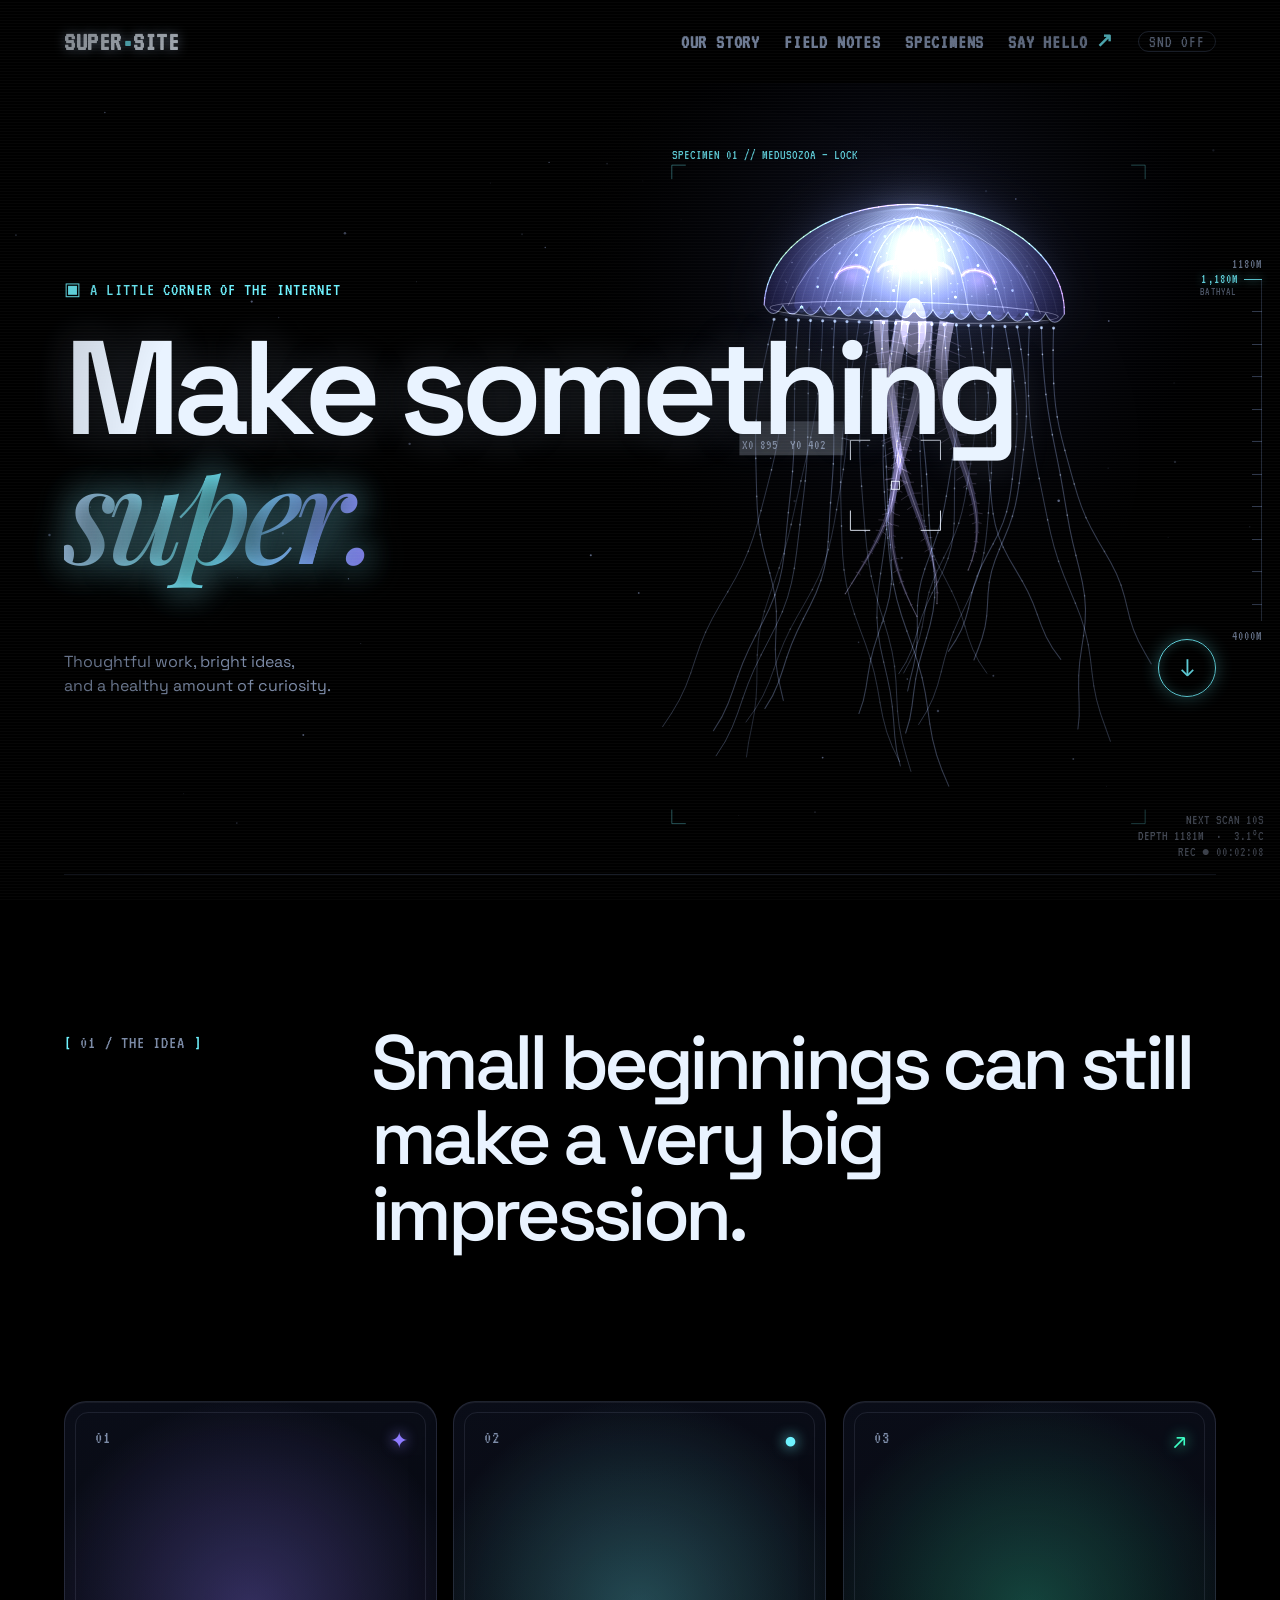
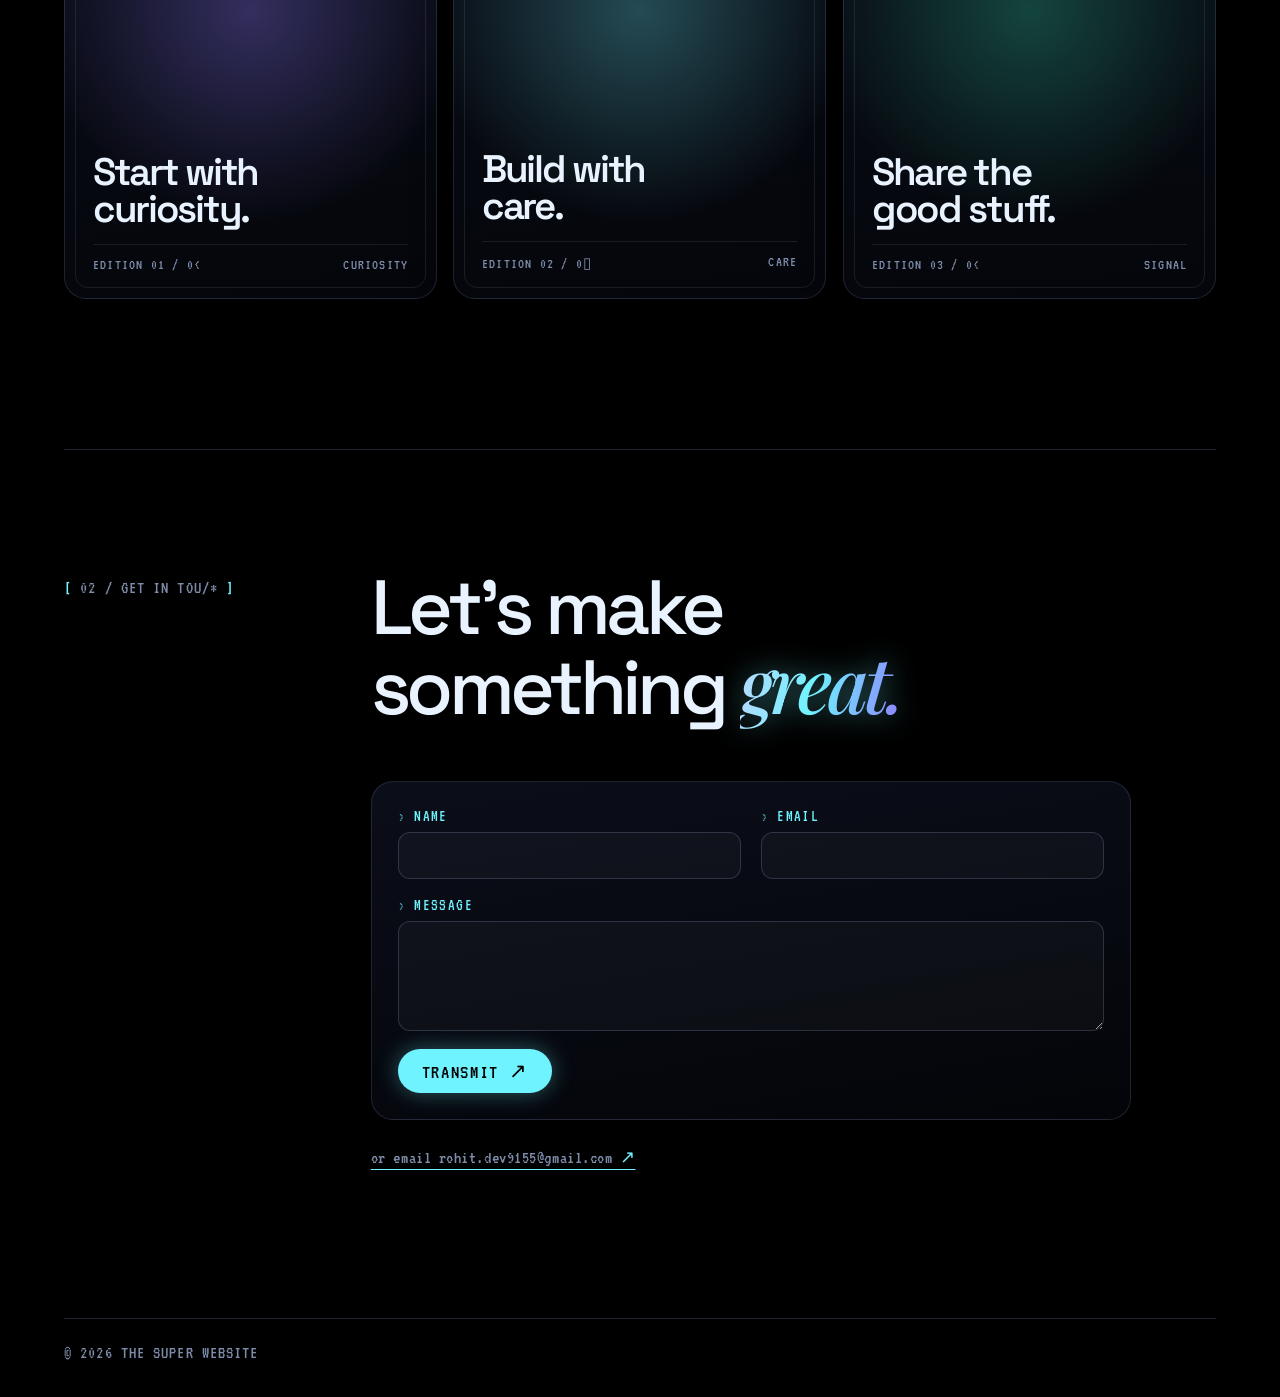
<file: index.html>
<!doctype html>
<html lang="en">
  <head>
    <meta charset="UTF-8" />
    <meta name="viewport" content="width=device-width, initial-scale=1.0" />
    <title>The Super Website</title>
    <meta name="description" content="The Super Website — big ideas, made simple." />
    <meta name="theme-color" content="#000000" />
    <link rel="icon" href="favicon.svg" type="image/svg+xml" />
    <link rel="apple-touch-icon" href="apple-touch-icon.png" />
    <meta property="og:type" content="website" />
    <meta property="og:site_name" content="The Super Website" />
    <meta property="og:title" content="Make something super." />
    <meta property="og:description" content="The Super Website — big ideas, made simple." />
    <meta property="og:url" content="https://rohitdevdesigns.github.io/the-super-website/" />
    <meta property="og:image" content="https://rohitdevdesigns.github.io/the-super-website/og.png" />
    <meta property="og:image:width" content="1200" />
    <meta property="og:image:height" content="630" />
    <meta property="og:image:alt" content="A glowing deep-sea jellyfish under a scanning HUD, beside the words Make something super." />
    <meta name="twitter:card" content="summary_large_image" />
    <link rel="stylesheet" href="styles.css?v=19" />
    <script src="sound.js?v=1" defer></script>
    <script src="dive.js?v=1" defer></script>
    <script src="reveal.js?v=1" defer></script>
    <script src="scan.js?v=17" defer></script>
    <script src="holo.js?v=6" defer></script>
    <script src="contact.js?v=1" defer></script>
  </head>
  <body>
    <div class="boot" id="boot" aria-hidden="true">
      <div class="boot-inner">
        <p class="boot-title">Initializing scan</p>
        <ol class="boot-log"></ol>
        <div class="boot-bar"><span></span></div>
      </div>
    </div>
    <script src="boot.js?v=1"></script>
    <main>
      <nav class="nav" aria-label="Main navigation">
        <a class="brand" href="#top">super<span>•</span>site</a>
        <div class="nav-links">
          <a class="nav-link" href="story.html">Our story</a>
          <a class="nav-link" href="notes.html">Field notes</a>
          <a class="nav-link" href="specimens.html">Specimens</a>
          <a class="nav-link" href="#hello">Say hello <span aria-hidden="true">↗</span></a>
          <button class="snd-toggle" type="button" aria-pressed="false" title="Sound effects">SND <span>OFF</span></button>
        </div>
      </nav>

      <section class="hero" id="top">
        <canvas class="scan" data-specimens="medusa,squid,ctenophore,angler" aria-hidden="true"></canvas>
        <p class="eyebrow">A little corner of the internet</p>
        <h1>Make something<br /><em>super.</em></h1>
        <div class="hero-bottom">
          <p>Thoughtful work, bright ideas,<br />and a healthy amount of curiosity.</p>
          <a class="round-link" href="#hello" aria-label="Jump to contact section">↓</a>
        </div>
      </section>

      <section class="statement">
        <p class="section-label">01 / The idea</p>
        <h2>Small beginnings can still make a very big impression.</h2>
      </section>

      <section class="cards" aria-label="Highlights">
        <article class="card coral" data-holo="compass">
          <p>01</p>
          <h3>Start with<br />curiosity.</h3>
          <div class="card-meta"><span>Edition 01 / 03</span><span>Curiosity</span></div>
          <span>✦</span>
        </article>
        <article class="card blue" data-holo="rosette">
          <p>02</p>
          <h3>Build with<br />care.</h3>
          <div class="card-meta"><span>Edition 02 / 03</span><span>Care</span></div>
          <span>●</span>
        </article>
        <article class="card yellow" data-holo="arrow">
          <p>03</p>
          <h3>Share the<br />good stuff.</h3>
          <div class="card-meta"><span>Edition 03 / 03</span><span>Signal</span></div>
          <span>↗</span>
        </article>
      </section>

      <section class="hello" id="hello">
        <p class="section-label">02 / Get in touch</p>
        <div class="hello-body">
          <h2>Let’s make<br />something <em>great.</em></h2>
          <form class="contact-form" data-endpoint="" data-mailto="rohit.dev9155@gmail.com" novalidate>
            <div class="field">
              <label for="cf-name">Name</label>
              <input id="cf-name" name="name" autocomplete="name" required />
            </div>
            <div class="field">
              <label for="cf-email">Email</label>
              <input id="cf-email" name="email" type="email" autocomplete="email" required />
            </div>
            <div class="field field-wide">
              <label for="cf-msg">Message</label>
              <textarea id="cf-msg" name="message" rows="4" required></textarea>
            </div>
            <div class="form-foot">
              <button type="submit">Transmit <span aria-hidden="true">↗</span></button>
              <p class="form-status" role="status" aria-live="polite"></p>
            </div>
          </form>
          <a class="email" href="mailto:rohit.dev9155@gmail.com">or email rohit.dev9155@gmail.com <span>↗</span></a>
        </div>
      </section>
    </main>
    <footer>© 2026 The Super Website</footer>
  </body>
</html>
</file>
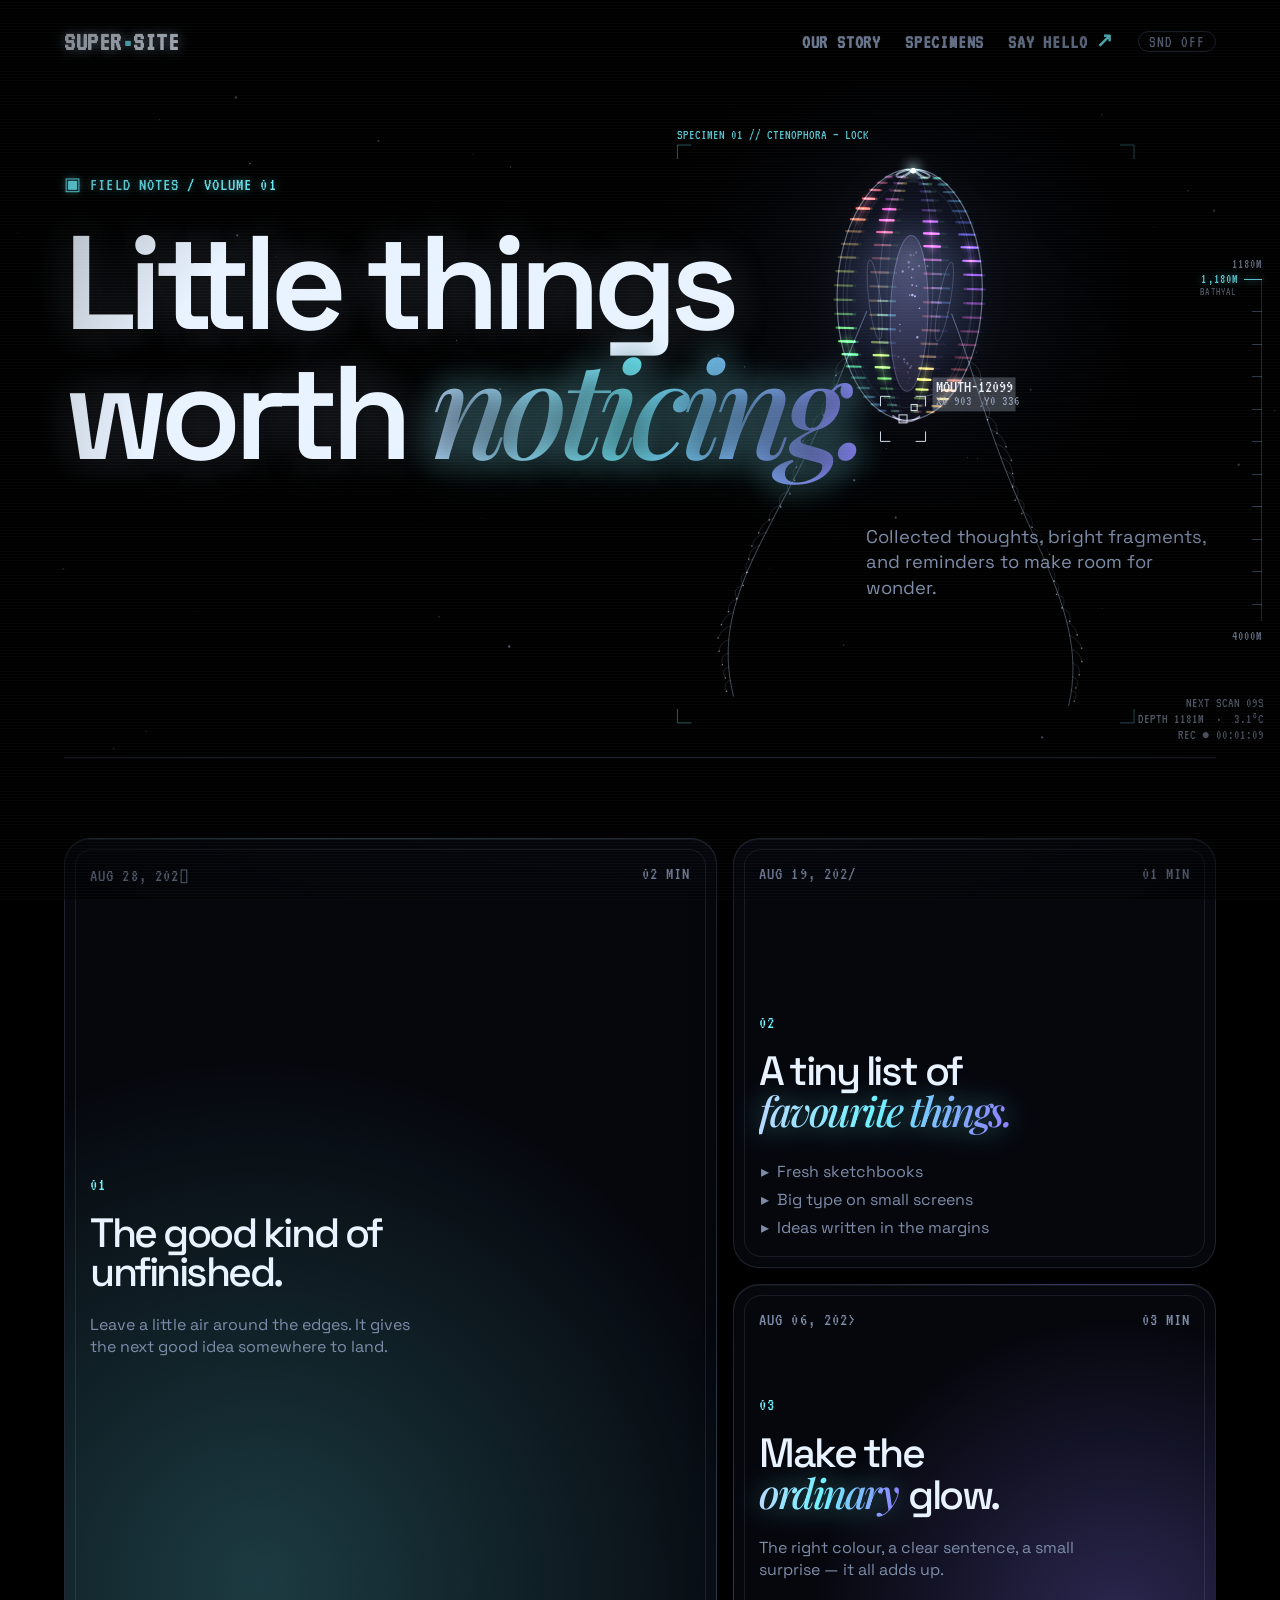
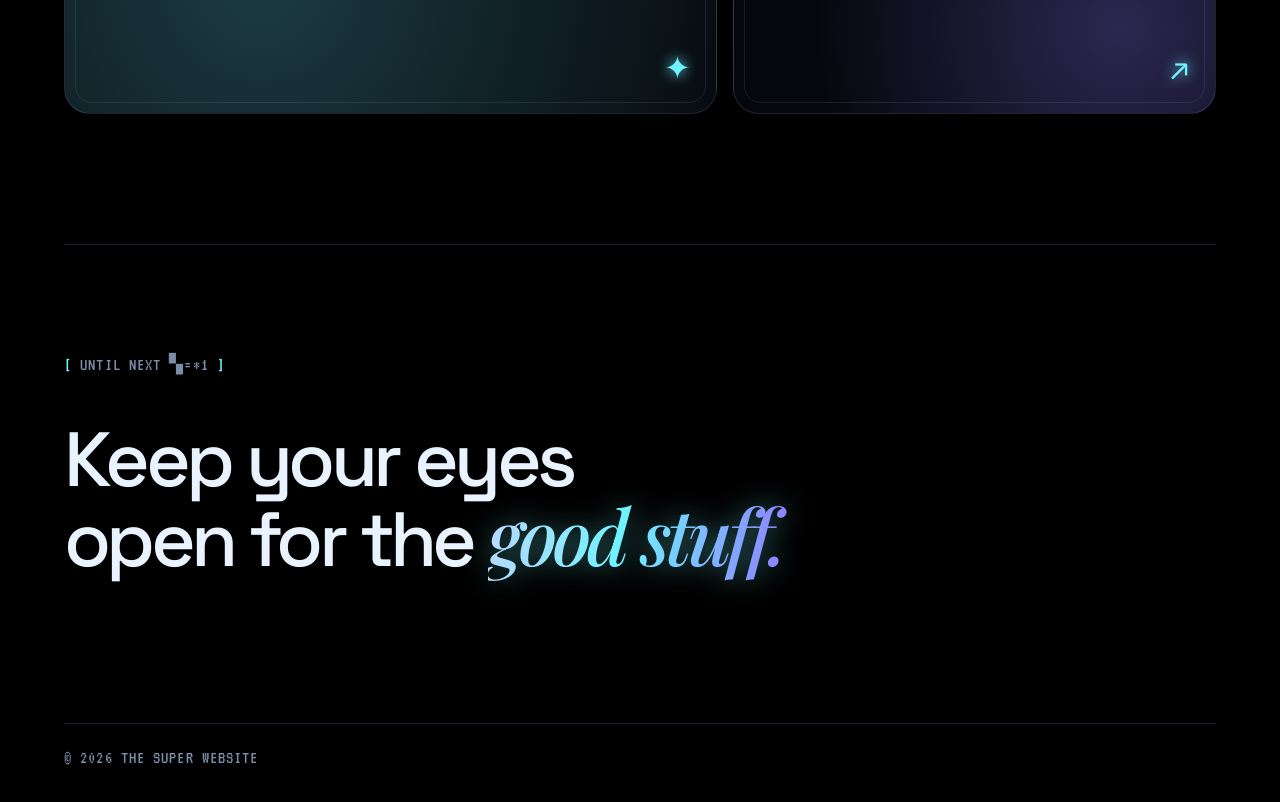
<file: notes.html>
<!doctype html>
<html lang="en">
  <head>
    <meta charset="UTF-8" />
    <meta name="viewport" content="width=device-width, initial-scale=1.0" />
    <title>Field Notes — The Super Website</title>
    <meta name="description" content="Tiny observations from The Super Website." />
    <meta name="theme-color" content="#000000" />
    <link rel="icon" href="favicon.svg" type="image/svg+xml" />
    <link rel="apple-touch-icon" href="apple-touch-icon.png" />
    <meta property="og:type" content="website" />
    <meta property="og:site_name" content="The Super Website" />
    <meta property="og:title" content="Field notes — The Super Website" />
    <meta property="og:description" content="Tiny observations from The Super Website." />
    <meta property="og:url" content="https://rohitdevdesigns.github.io/the-super-website/notes.html" />
    <meta property="og:image" content="https://rohitdevdesigns.github.io/the-super-website/og.png" />
    <meta property="og:image:width" content="1200" />
    <meta property="og:image:height" content="630" />
    <meta property="og:image:alt" content="A glowing deep-sea jellyfish under a scanning HUD, beside the words Make something super." />
    <meta name="twitter:card" content="summary_large_image" />
    <link rel="stylesheet" href="styles.css?v=19" />
    <script src="sound.js?v=1" defer></script>
    <script src="dive.js?v=1" defer></script>
    <script src="reveal.js?v=1" defer></script>
    <script src="scan.js?v=17" defer></script>
    <script src="holo.js?v=6" defer></script>
  </head>
  <body>
    <div class="boot" id="boot" aria-hidden="true">
      <div class="boot-inner">
        <p class="boot-title">Initializing scan</p>
        <ol class="boot-log"></ol>
        <div class="boot-bar"><span></span></div>
      </div>
    </div>
    <script src="boot.js?v=1"></script>
    <main>
      <nav class="nav" aria-label="Main navigation">
        <a class="brand" href="index.html">super<span>•</span>site</a>
        <div class="nav-links">
          <a class="nav-link" href="story.html">Our story</a>
          <a class="nav-link" href="specimens.html">Specimens</a>
          <a class="nav-link" href="index.html#hello">Say hello <span aria-hidden="true">↗</span></a>
          <button class="snd-toggle" type="button" aria-pressed="false" title="Sound effects">SND <span>OFF</span></button>
        </div>
      </nav>

      <section class="notes-hero">
        <canvas class="scan" data-specimens="ctenophore,medusa,angler,squid" aria-hidden="true"></canvas>
        <p class="eyebrow">Field notes / volume 01</p>
        <h1>Little things<br />worth <em>noticing.</em></h1>
        <p>Collected thoughts, bright fragments, and reminders to make room for wonder.</p>
      </section>

      <section class="note-grid" aria-label="Field notes">
        <article class="note featured-note" data-holo="compass" data-holo-center="0.62,0.36">
          <div class="note-meta"><span>Aug 28, 2026</span><span>02 min</span></div>
          <p class="note-number">01</p>
          <h2>The good kind of<br />unfinished.</h2>
          <p class="note-copy">Leave a little air around the edges. It gives the next good idea somewhere to land.</p>
          <span class="note-mark">✦</span>
        </article>
        <article class="note" data-holo data-holo-center="0.85,0.8">
          <div class="note-meta"><span>Aug 19, 2026</span><span>01 min</span></div>
          <p class="note-number">02</p>
          <h2>A tiny list of<br /><em>favourite things.</em></h2>
          <ul>
            <li>Fresh sketchbooks</li>
            <li>Big type on small screens</li>
            <li>Ideas written in the margins</li>
          </ul>
        </article>
        <article class="note accent-note" data-holo data-holo-center="0.15,0.85">
          <div class="note-meta"><span>Aug 06, 2026</span><span>03 min</span></div>
          <p class="note-number">03</p>
          <h2>Make the<br /><em>ordinary</em> glow.</h2>
          <p class="note-copy">The right colour, a clear sentence, a small surprise — it all adds up.</p>
          <span class="note-mark">↗</span>
        </article>
      </section>

      <section class="notes-signoff">
        <p class="section-label">Until next time</p>
        <h2>Keep your eyes<br />open for the <em>good stuff.</em></h2>
      </section>
    </main>
    <footer>© 2026 The Super Website</footer>
  </body>
</html>
</file>
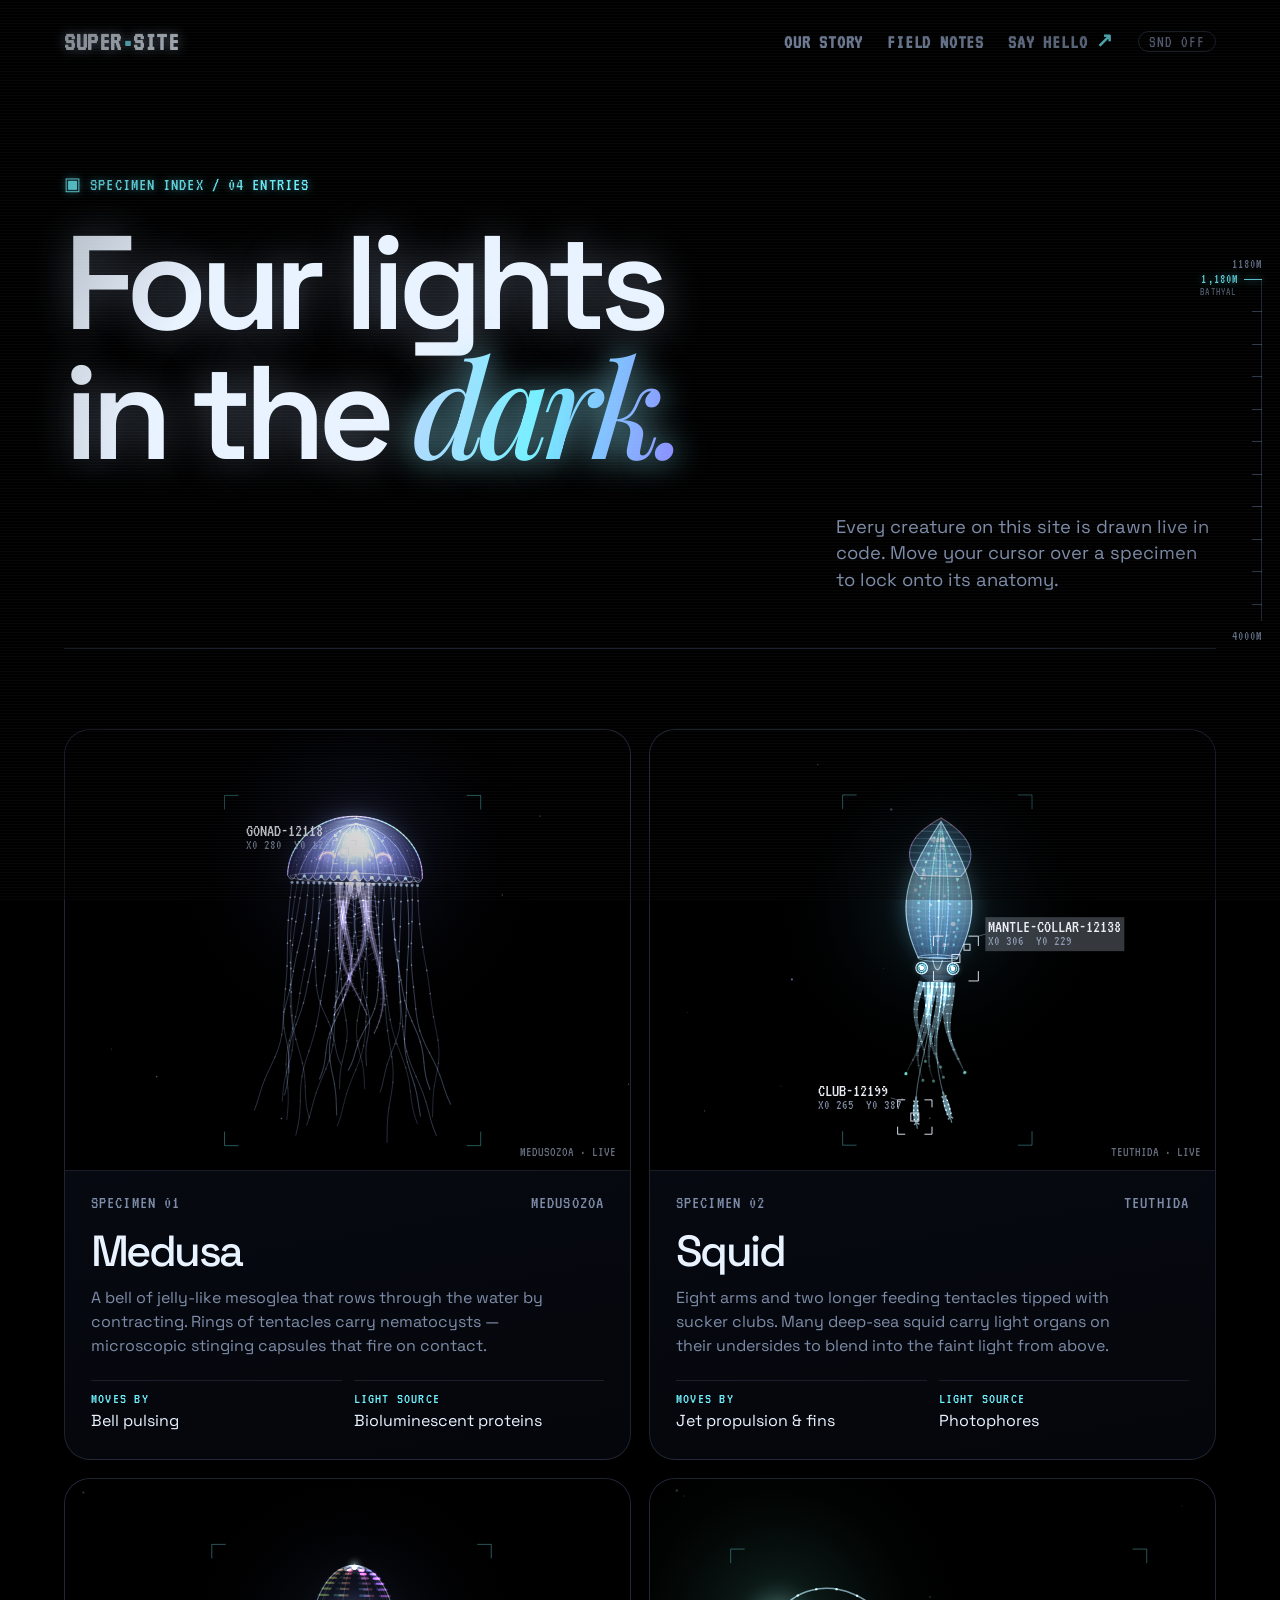
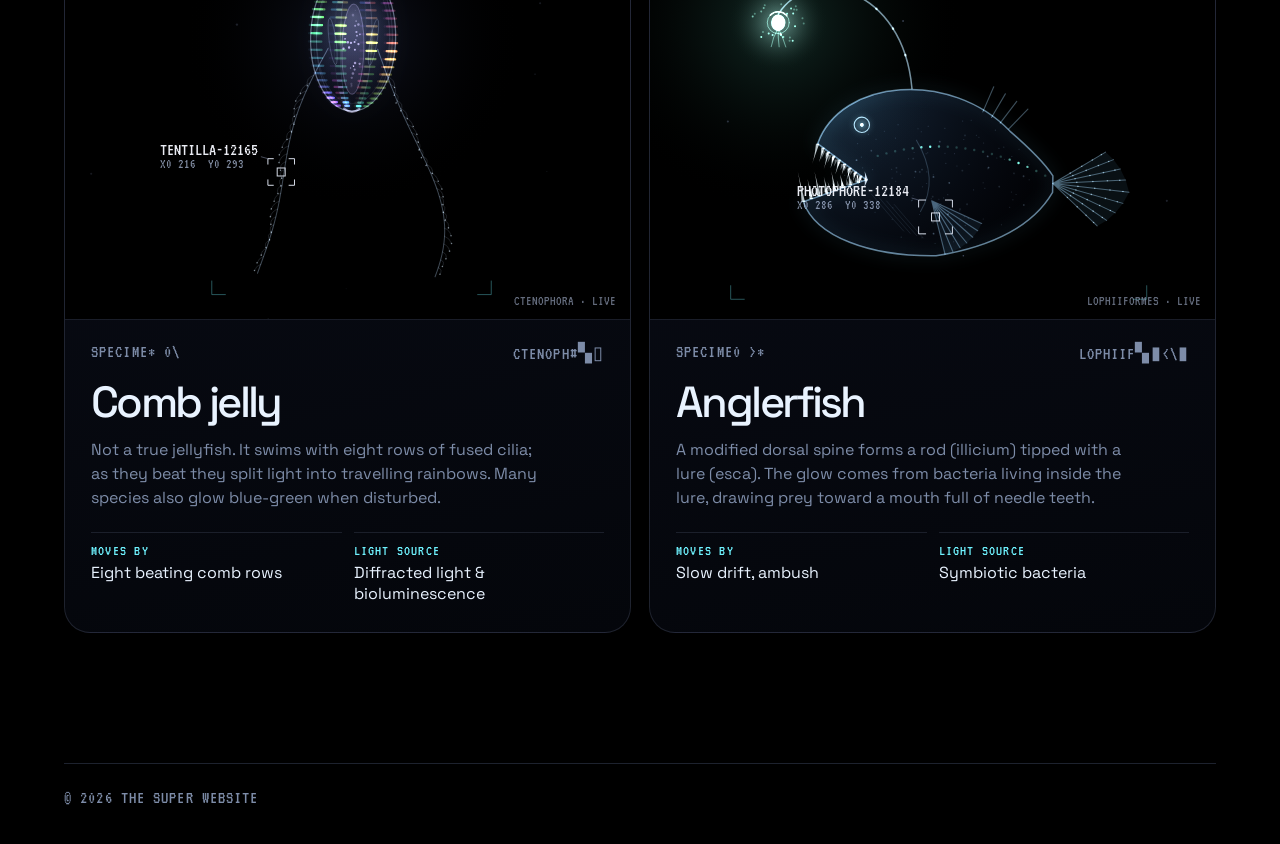
<file: specimens.html>
<!doctype html>
<html lang="en">
  <head>
    <meta charset="UTF-8" />
    <meta name="viewport" content="width=device-width, initial-scale=1.0" />
    <title>Specimens — The Super Website</title>
    <meta name="description" content="Four bioluminescent deep-sea specimens, scanned live." />
    <meta name="theme-color" content="#000000" />
    <link rel="icon" href="favicon.svg" type="image/svg+xml" />
    <link rel="apple-touch-icon" href="apple-touch-icon.png" />
    <meta property="og:type" content="website" />
    <meta property="og:site_name" content="The Super Website" />
    <meta property="og:title" content="The specimen index — The Super Website" />
    <meta property="og:description" content="Four bioluminescent deep-sea specimens, scanned live." />
    <meta property="og:url" content="https://rohitdevdesigns.github.io/the-super-website/specimens.html" />
    <meta property="og:image" content="https://rohitdevdesigns.github.io/the-super-website/og.png" />
    <meta property="og:image:width" content="1200" />
    <meta property="og:image:height" content="630" />
    <meta property="og:image:alt" content="A glowing deep-sea jellyfish under a scanning HUD, beside the words Make something super." />
    <meta name="twitter:card" content="summary_large_image" />
    <link rel="stylesheet" href="styles.css?v=19" />
    <script src="sound.js?v=1" defer></script>
    <script src="dive.js?v=1" defer></script>
    <script src="reveal.js?v=1" defer></script>
    <script src="scan.js?v=17" defer></script>
  </head>
  <body>
    <div class="boot" id="boot" aria-hidden="true">
      <div class="boot-inner">
        <p class="boot-title">Initializing scan</p>
        <ol class="boot-log"></ol>
        <div class="boot-bar"><span></span></div>
      </div>
    </div>
    <script src="boot.js?v=1"></script>
    <main>
      <nav class="nav" aria-label="Main navigation">
        <a class="brand" href="index.html">super<span>•</span>site</a>
        <div class="nav-links">
          <a class="nav-link" href="story.html">Our story</a>
          <a class="nav-link" href="notes.html">Field notes</a>
          <a class="nav-link" href="index.html#hello">Say hello <span aria-hidden="true">↗</span></a>
          <button class="snd-toggle" type="button" aria-pressed="false" title="Sound effects">SND <span>OFF</span></button>
        </div>
      </nav>

      <section class="specimens-hero">
        <p class="eyebrow">Specimen index / 04 entries</p>
        <h1>Four lights<br />in the <em>dark.</em></h1>
        <p>Every creature on this site is drawn live in code. Move your cursor over a specimen to lock onto its anatomy.</p>
      </section>

      <section class="specimen-grid" aria-label="Specimens">
          <article class="specimen" id="medusa">
            <canvas class="scan mini" data-specimens="medusa" aria-hidden="true"></canvas>
            <div class="specimen-body">
              <div class="note-meta"><span>Specimen 01</span><span>Medusozoa</span></div>
              <h2>Medusa</h2>
              <p class="specimen-log">A bell of jelly-like mesoglea that rows through the water by contracting. Rings of tentacles carry nematocysts — microscopic stinging capsules that fire on contact.</p>
              <dl class="specimen-stats">
                <div><dt>Moves by</dt><dd>Bell pulsing</dd></div>
                <div><dt>Light source</dt><dd>Bioluminescent proteins</dd></div>
              </dl>
            </div>
          </article>
          <article class="specimen" id="squid">
            <canvas class="scan mini" data-specimens="squid" aria-hidden="true"></canvas>
            <div class="specimen-body">
              <div class="note-meta"><span>Specimen 02</span><span>Teuthida</span></div>
              <h2>Squid</h2>
              <p class="specimen-log">Eight arms and two longer feeding tentacles tipped with sucker clubs. Many deep-sea squid carry light organs on their undersides to blend into the faint light from above.</p>
              <dl class="specimen-stats">
                <div><dt>Moves by</dt><dd>Jet propulsion & fins</dd></div>
                <div><dt>Light source</dt><dd>Photophores</dd></div>
              </dl>
            </div>
          </article>
          <article class="specimen" id="ctenophore">
            <canvas class="scan mini" data-specimens="ctenophore" aria-hidden="true"></canvas>
            <div class="specimen-body">
              <div class="note-meta"><span>Specimen 03</span><span>Ctenophora</span></div>
              <h2>Comb jelly</h2>
              <p class="specimen-log">Not a true jellyfish. It swims with eight rows of fused cilia; as they beat they split light into travelling rainbows. Many species also glow blue-green when disturbed.</p>
              <dl class="specimen-stats">
                <div><dt>Moves by</dt><dd>Eight beating comb rows</dd></div>
                <div><dt>Light source</dt><dd>Diffracted light & bioluminescence</dd></div>
              </dl>
            </div>
          </article>
          <article class="specimen" id="angler">
            <canvas class="scan mini" data-specimens="angler" aria-hidden="true"></canvas>
            <div class="specimen-body">
              <div class="note-meta"><span>Specimen 04</span><span>Lophiiformes</span></div>
              <h2>Anglerfish</h2>
              <p class="specimen-log">A modified dorsal spine forms a rod (illicium) tipped with a lure (esca). The glow comes from bacteria living inside the lure, drawing prey toward a mouth full of needle teeth.</p>
              <dl class="specimen-stats">
                <div><dt>Moves by</dt><dd>Slow drift, ambush</dd></div>
                <div><dt>Light source</dt><dd>Symbiotic bacteria</dd></div>
              </dl>
            </div>
          </article>
      </section>
    </main>
    <footer>© 2026 The Super Website</footer>
  </body>
</html>
</file>
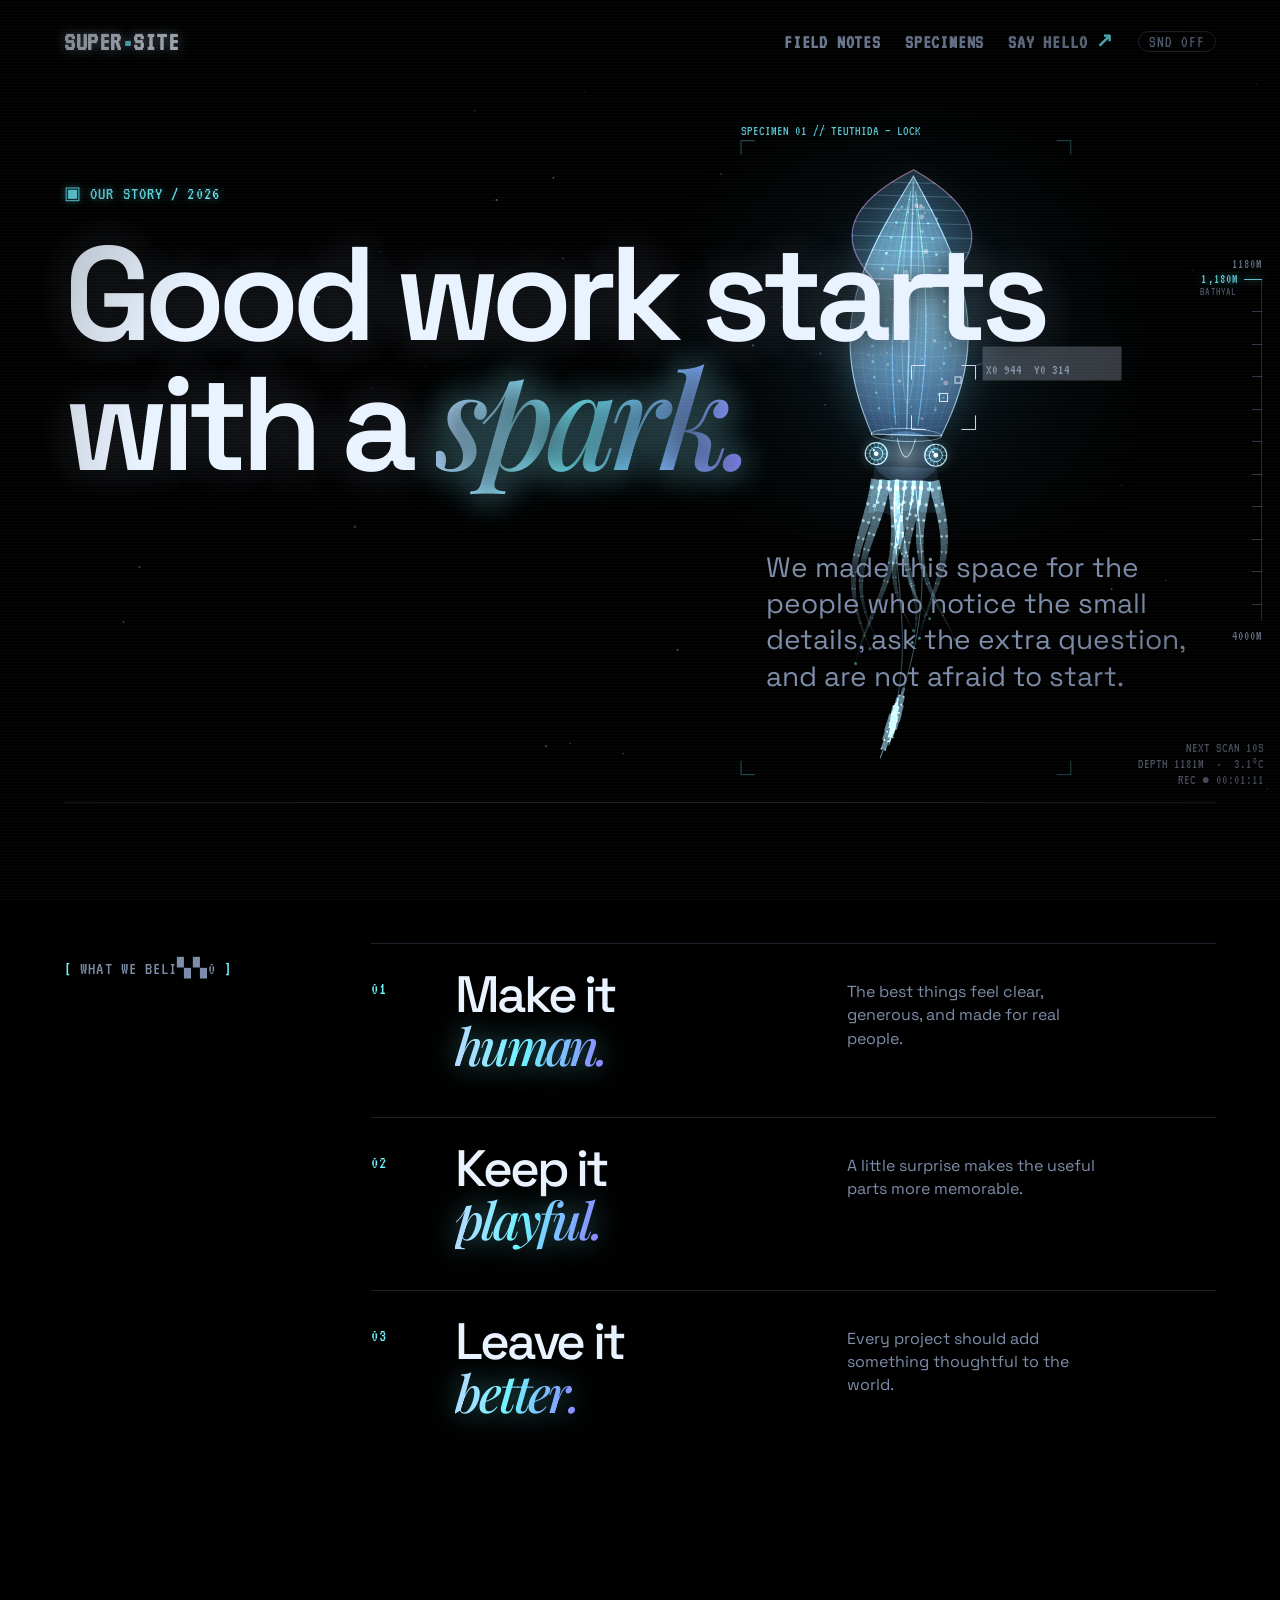
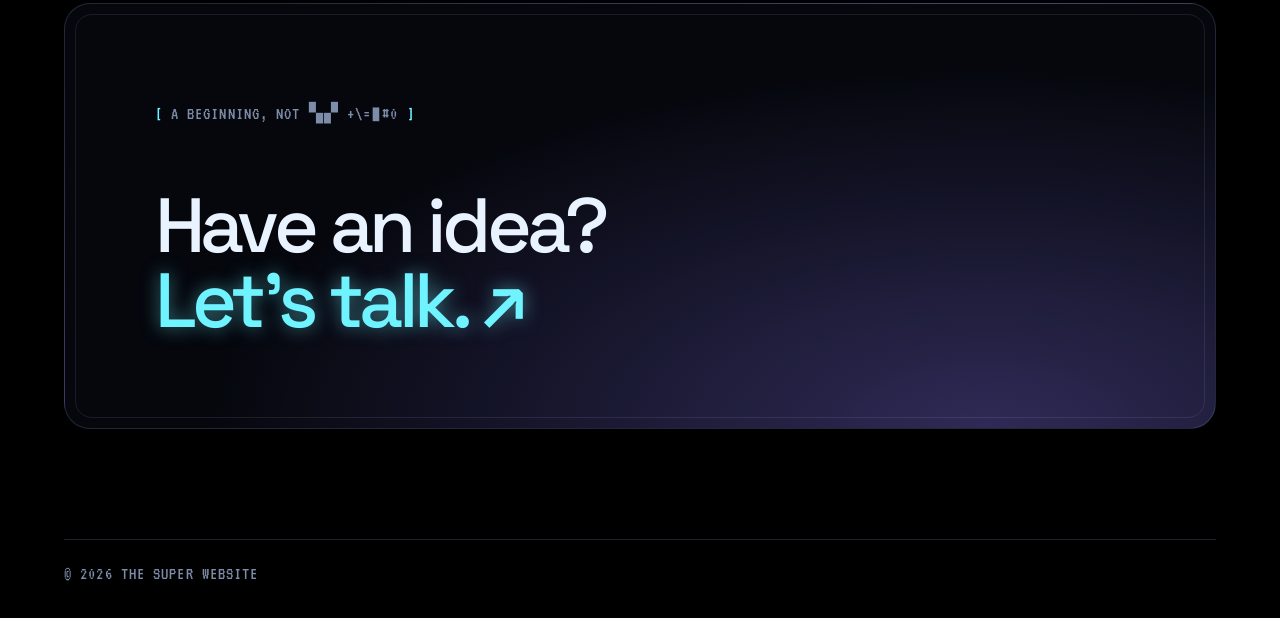
<file: story.html>
<!doctype html>
<html lang="en">
  <head>
    <meta charset="UTF-8" />
    <meta name="viewport" content="width=device-width, initial-scale=1.0" />
    <title>Our Story — The Super Website</title>
    <meta name="description" content="The story behind The Super Website." />
    <meta name="theme-color" content="#000000" />
    <link rel="icon" href="favicon.svg" type="image/svg+xml" />
    <link rel="apple-touch-icon" href="apple-touch-icon.png" />
    <meta property="og:type" content="website" />
    <meta property="og:site_name" content="The Super Website" />
    <meta property="og:title" content="Our story — The Super Website" />
    <meta property="og:description" content="The story behind The Super Website." />
    <meta property="og:url" content="https://rohitdevdesigns.github.io/the-super-website/story.html" />
    <meta property="og:image" content="https://rohitdevdesigns.github.io/the-super-website/og.png" />
    <meta property="og:image:width" content="1200" />
    <meta property="og:image:height" content="630" />
    <meta property="og:image:alt" content="A glowing deep-sea jellyfish under a scanning HUD, beside the words Make something super." />
    <meta name="twitter:card" content="summary_large_image" />
    <link rel="stylesheet" href="styles.css?v=19" />
    <script src="sound.js?v=1" defer></script>
    <script src="dive.js?v=1" defer></script>
    <script src="reveal.js?v=1" defer></script>
    <script src="scan.js?v=17" defer></script>
  </head>
  <body>
    <div class="boot" id="boot" aria-hidden="true">
      <div class="boot-inner">
        <p class="boot-title">Initializing scan</p>
        <ol class="boot-log"></ol>
        <div class="boot-bar"><span></span></div>
      </div>
    </div>
    <script src="boot.js?v=1"></script>
    <main>
      <nav class="nav" aria-label="Main navigation">
        <a class="brand" href="index.html">super<span>•</span>site</a>
        <div class="nav-links">
          <a class="nav-link" href="notes.html">Field notes</a>
          <a class="nav-link" href="specimens.html">Specimens</a>
          <a class="nav-link" href="index.html#hello">Say hello <span aria-hidden="true">↗</span></a>
          <button class="snd-toggle" type="button" aria-pressed="false" title="Sound effects">SND <span>OFF</span></button>
        </div>
      </nav>

      <section class="story-hero">
        <canvas class="scan" data-specimens="squid,angler,medusa,ctenophore" aria-hidden="true"></canvas>
        <p class="eyebrow">Our story / 2026</p>
        <h1>Good work starts<br />with a <em>spark.</em></h1>
        <p class="story-intro">We made this space for the people who notice the small details, ask the extra question, and are not afraid to start.</p>
      </section>

      <section class="principles">
        <p class="section-label">What we believe</p>
        <div class="principle-list">
          <article>
            <span>01</span>
            <h2>Make it<br /><em>human.</em></h2>
            <p>The best things feel clear, generous, and made for real people.</p>
          </article>
          <article>
            <span>02</span>
            <h2>Keep it<br /><em>playful.</em></h2>
            <p>A little surprise makes the useful parts more memorable.</p>
          </article>
          <article>
            <span>03</span>
            <h2>Leave it<br /><em>better.</em></h2>
            <p>Every project should add something thoughtful to the world.</p>
          </article>
        </div>
      </section>

      <section class="story-cta">
        <p class="section-label">A beginning, not an ending</p>
        <h2>Have an idea?<br /><a href="index.html#hello">Let’s talk. ↗</a></h2>
      </section>
    </main>
    <footer>© 2026 The Super Website</footer>
  </body>
</html>
</file>
<file: styles.css>
@import url('https://fonts.googleapis.com/css2?family=DM+Mono&family=VT323&family=Playfair+Display:ital,wght@1,500;1,600&family=Space+Grotesk:wght@400;500;600;700&display=swap');

/* Bioluminescent HUD theme */
:root {
  --void: #000;
  --ink: #e9f3ff;          /* primary text, cold white */
  --dim: #7d8ca8;          /* secondary text */
  --line: rgba(160, 190, 255, .18);
  --glow: #bcd7ff;         /* white-blue glow core */
  --cyan: #6ff3ff;
  --violet: #8f7bff;
  --aqua: #3dffc5;
  --hud: 'VT323', 'DM Mono', monospace;
}

* { box-sizing: border-box; }
html { scroll-behavior: smooth; background: var(--void); }
body { margin: 0; background: var(--void); color: var(--ink); font-family: 'Space Grotesk', sans-serif; overflow-x: clip; }
::selection { background: var(--cyan); color: #000; }

/* faint scanlines + vignette over everything */
body::after {
  content: ''; position: fixed; inset: 0; pointer-events: none; z-index: 50;
  background:
    repeating-linear-gradient(0deg, rgba(255,255,255,.025) 0 1px, transparent 1px 3px),
    radial-gradient(ellipse at center, transparent 55%, rgba(0,0,0,.55) 100%);
}

main { max-width: 1320px; margin: 0 auto; padding: 0 5vw; position: relative; }

/* ---------- nav ---------- */
.nav { display: flex; justify-content: space-between; align-items: center; padding: 28px 0; font-weight: 700; position: relative; z-index: 2; }
.nav-links { display: flex; gap: 24px; align-items: center; }
/* the ↗ glyph comes from a fallback font with taller metrics; keep it from shifting the line */
.nav-link span { line-height: 0; display: inline-block; transform: translateY(-.05em); }
.brand { color: inherit; font-family: var(--hud); font-size: 1.7rem; letter-spacing: .02em; text-decoration: none; text-transform: uppercase; text-shadow: 0 0 12px rgba(188,215,255,.6); }
.brand span { color: var(--cyan); }
.nav-link { color: var(--dim); font-family: var(--hud); font-size: 1.25rem; letter-spacing: .04em; text-decoration: none; text-transform: uppercase; transition: color .2s, text-shadow .2s; }
.nav-link:hover { color: var(--ink); text-shadow: 0 0 10px var(--cyan); }
.nav-link span, .email span { color: var(--cyan); }

/* ---------- shared type ---------- */
.eyebrow, .section-label, .card p, footer, .note-meta, .note-number, .principle-list span {
  font-family: var(--hud); font-size: 1.15rem; letter-spacing: .06em; text-transform: uppercase;
}
.eyebrow { margin: 0 0 30px; color: var(--cyan); text-shadow: 0 0 8px rgba(111,243,255,.6); }
.eyebrow::before { content: '▣ '; }
.section-label { color: var(--dim); margin: 8px 0 0; }
.section-label::before { content: '[ '; color: var(--cyan); }
.section-label::after { content: ' ]'; color: var(--cyan); }
h1, h2, h3 { letter-spacing: -.06em; margin: 0; }
h1 { font-size: clamp(3.6rem, 10.4vw, 9.6rem); font-weight: 600; line-height: .9; text-shadow: 0 0 40px rgba(188,215,255,.35); }
h2 { font-size: clamp(2.5rem, 6vw, 6rem); font-weight: 500; line-height: .98; }
em {
  font-family: 'Playfair Display', serif; font-weight: 500;
  background: linear-gradient(100deg, var(--glow), var(--cyan) 45%, var(--violet));
  -webkit-background-clip: text; background-clip: text; color: transparent;
  filter: drop-shadow(0 0 14px rgba(111,243,255,.45));
  padding-right: .08em;
}

/* ---------- HUD bracket frame (reusable) ---------- */
.card, .note, .story-cta, .principle-list article { position: relative; }
.card::before, .note::before, .story-cta::before {
  content: ''; position: absolute; inset: -1px; pointer-events: none;
  --c: var(--cyan); --s: 18px;
  background:
    linear-gradient(var(--c), var(--c)) top left / var(--s) 1px,
    linear-gradient(var(--c), var(--c)) top left / 1px var(--s),
    linear-gradient(var(--c), var(--c)) top right / var(--s) 1px,
    linear-gradient(var(--c), var(--c)) top right / 1px var(--s),
    linear-gradient(var(--c), var(--c)) bottom left / var(--s) 1px,
    linear-gradient(var(--c), var(--c)) bottom left / 1px var(--s),
    linear-gradient(var(--c), var(--c)) bottom right / var(--s) 1px,
    linear-gradient(var(--c), var(--c)) bottom right / 1px var(--s);
  background-repeat: no-repeat;
  filter: drop-shadow(0 0 4px var(--c));
  transition: inset .35s cubic-bezier(.2,.8,.2,1);
}
.card:hover::before, .note:hover::before { inset: 8px; }

/* ---------- scan canvas ---------- */
.hero, .story-hero, .notes-hero { position: relative; isolation: isolate; }
.scan {
  position: absolute; z-index: -1; top: 0; bottom: 0; left: 50%;
  width: 100vw; height: 100%; transform: translateX(-50%);
  display: block; pointer-events: none;
}
.hero > :not(.scan), .story-hero > :not(.scan), .notes-hero > :not(.scan) { position: relative; }
/* keep copy legible when a specimen drifts behind it */
.hero p, .story-intro, .notes-hero > p:last-child { text-shadow: 0 0 10px #000, 0 0 22px #000; }
.hero h1, .story-hero h1, .notes-hero h1 { text-shadow: 0 0 30px rgba(0,0,0,.9), 0 0 40px rgba(188,215,255,.3); }

/* ---------- home ---------- */
.hero { min-height: 88vh; display: flex; flex-direction: column; justify-content: center; padding: 7vh 0 5vh; border-bottom: 1px solid var(--line); }
.hero-bottom { align-items: end; display: flex; justify-content: space-between; margin-top: 60px; }
.hero-bottom p { color: var(--dim); line-height: 1.45; margin: 0; }
.round-link {
  align-items: center; border: 1px solid var(--cyan); border-radius: 50%; color: var(--cyan);
  display: flex; font-size: 1.5rem; height: 58px; justify-content: center; text-decoration: none; width: 58px;
  box-shadow: 0 0 18px rgba(111,243,255,.35), inset 0 0 12px rgba(111,243,255,.2);
  animation: pulse 2.6s ease-in-out infinite;
}
@keyframes pulse { 50% { box-shadow: 0 0 34px rgba(111,243,255,.6), inset 0 0 18px rgba(111,243,255,.35); } }
.statement { display: grid; grid-template-columns: 1fr 3fr; gap: 25px; padding: 150px 0; }
.cards { display: grid; grid-template-columns: repeat(3, 1fr); gap: 16px; }
.card {
  aspect-ratio: 1 / 1.05; display: flex; flex-direction: column; justify-content: space-between; padding: 25px;
  background: radial-gradient(circle at 70% 75%, var(--tint) 0%, transparent 60%), #05070d;
  border: 1px solid var(--line); overflow: hidden;
}
.card p { color: var(--dim); margin: 0; }
.card h3 { font-size: clamp(1.6rem, 3vw, 3rem); font-weight: 600; line-height: .96; }
.card span { align-self: flex-end; color: var(--c-accent); font-size: 2rem; text-shadow: 0 0 14px var(--c-accent); }
.coral { --tint: rgba(143,123,255,.32); --c-accent: var(--violet); }
.blue { --tint: rgba(111,243,255,.28); --c-accent: var(--cyan); }
.yellow { --tint: rgba(61,255,197,.24); --c-accent: var(--aqua); }
.coral::before { --c: var(--violet); } .yellow::before { --c: var(--aqua); }
.hello { border-top: 1px solid var(--line); display: grid; grid-template-columns: 1fr 3fr; gap: 25px; margin-top: 150px; padding: 120px 0 150px; }
.email { color: var(--ink); font-family: var(--hud); font-size: clamp(1.4rem, 2.6vw, 2rem); grid-column: 2; letter-spacing: .03em; margin-top: 12px; text-decoration-color: var(--cyan); text-decoration-thickness: 1px; text-underline-offset: 6px; }
.email:hover { text-shadow: 0 0 12px var(--cyan); }

/* ---------- story ---------- */
.story-hero { border-bottom: 1px solid var(--line); padding: 11vh 0 12vh; min-height: 80vh; }
.story-hero h1 { margin-top: 32px; }
.story-intro { color: var(--dim); font-size: clamp(1.2rem, 2.3vw, 1.75rem); line-height: 1.3; margin: 64px 0 0 auto; max-width: 450px; }
.principles { display: grid; gap: 25px; grid-template-columns: 1fr 3fr; padding: 140px 0; }
.principles > .section-label { margin-top: 14px; }
.principle-list article { align-items: start; border-top: 1px solid var(--line); display: grid; gap: 24px; grid-template-columns: 60px 1fr 1fr; padding: 26px 0 42px; }
.principle-list span { color: var(--cyan); padding-top: 9px; }
.principle-list h2 { font-size: clamp(2.2rem, 4vw, 4.2rem); }
.principle-list p { color: var(--dim); line-height: 1.45; margin: 10px 0 0; max-width: 250px; }
.story-cta { background: radial-gradient(ellipse at 80% 100%, rgba(143,123,255,.3), transparent 60%), #05070d; border: 1px solid var(--line); margin-bottom: 110px; padding: clamp(40px, 7vw, 90px); }
.story-cta h2 { margin-top: 65px; }
.story-cta a { color: var(--cyan); text-decoration: none; text-shadow: 0 0 18px rgba(111,243,255,.5); }

/* ---------- notes ---------- */
.notes-hero { border-bottom: 1px solid var(--line); padding: 10vh 0 9vh; min-height: 75vh; }
.notes-hero h1 { margin-top: 30px; }
.notes-hero > p:last-child { color: var(--dim); font-size: 1.15rem; line-height: 1.4; margin: 50px 0 0 auto; max-width: 350px; }
.note-grid { display: grid; gap: 16px; grid-template-columns: 1.35fr 1fr; padding: 80px 0 130px; }
.note { background: #05070d; border: 1px solid var(--line); display: flex; flex-direction: column; min-height: 430px; padding: 25px; }
.featured-note { background: radial-gradient(circle at 30% 85%, rgba(111,243,255,.22), transparent 60%), #05070d; grid-row: span 2; min-height: 876px; }
.accent-note { background: radial-gradient(circle at 80% 80%, rgba(143,123,255,.28), transparent 60%), #05070d; }
.accent-note::before { --c: var(--violet); }
.note-meta { color: var(--dim); display: flex; justify-content: space-between; }
.note-number { color: var(--cyan); margin: auto 0 20px; }
.note h2 { font-size: clamp(2rem, 3.2vw, 3.4rem); line-height: .95; }
.note-copy { color: var(--dim); line-height: 1.4; margin: 22px 0 0; max-width: 330px; }
.note-mark { align-self: end; color: var(--cyan); font-size: 2rem; margin-top: auto; text-shadow: 0 0 14px var(--cyan); }
.note ul { color: var(--dim); line-height: 1.75; list-style: '▸  '; margin: 25px 0 0; padding-left: 18px; }
.notes-signoff { border-top: 1px solid var(--line); padding: 100px 0 145px; }
.notes-signoff h2 { margin-top: 48px; }

/* ---------- holographic damascus cards (holo.js) ---------- */
.holo-card {
  --mx: 50%; --my: 45%; --px: .5; --py: .5; --hover: 0; --rx: 0deg; --ry: 0deg;
  --radius: 22px;
  --pattern: linear-gradient(transparent, transparent); /* until holo.js paints the real mask */
  isolation: isolate;
  overflow: hidden;
  border-radius: var(--radius);
  border: 1px solid rgba(190,205,255,.14);
  box-shadow: 0 1px 0 rgba(255,255,255,.06) inset, 0 24px 50px -30px rgba(0,0,0,.9);
  transform: perspective(900px) rotateX(var(--rx)) rotateY(var(--ry));
  transition: transform .6s cubic-bezier(.2,.8,.2,1), box-shadow .4s;
}
.holo-card.is-active {
  transition: transform .12s linear, box-shadow .4s;
  box-shadow: 0 1px 0 rgba(255,255,255,.1) inset, 0 34px 70px -24px rgba(111,243,255,.22);
}
/* inner hairline frame, like a printed trading card */
.holo-card::before, .holo-card:hover::before {
  inset: 10px; border-radius: calc(var(--radius) - 9px);
  border: 1px solid rgba(200,215,255,.1);
  background: none; filter: none; z-index: 1;
}
/* iridescent edge that wakes up under the pointer */
.holo-card::after {
  content: ''; position: absolute; inset: 0; border-radius: inherit; padding: 1px; pointer-events: none; z-index: 2;
  background: conic-gradient(from calc(var(--px) * 360deg) at var(--mx) var(--my),
    #ff5ec4, #ffb36e, #f6ff7d, #7dffb0, #5ee0ff, #8c7bff, #ff5ec4);
  -webkit-mask: linear-gradient(#000 0 0) content-box, linear-gradient(#000 0 0);
  -webkit-mask-composite: xor; mask-composite: exclude;
  opacity: calc(var(--hover) * .7); transition: opacity .45s;
}
.holo { position: absolute; inset: 0; z-index: -1; pointer-events: none; border-radius: inherit; }
.holo > div {
  position: absolute; inset: 0;
  -webkit-mask-image: var(--pattern); mask-image: var(--pattern);
  -webkit-mask-size: 100% 100%; mask-size: 100% 100%;
  -webkit-mask-repeat: no-repeat; mask-repeat: no-repeat;
}
/* faint etched lines, always visible */
.holo-lines { background: linear-gradient(160deg, rgba(190,205,255,.16), rgba(140,150,220,.07)); }
/* iridescent foil, only where the pointer's light falls */
.holo > .holo-foil {
  /* rainbow wraps around the emblem and turns as the pointer moves */
  background: conic-gradient(from calc(var(--px) * 240deg + var(--py) * 120deg) at var(--hc, 50% 45%),
    #ff5ec4, #ffb36e, #f6ff7d, #7dffb0, #5ee0ff, #8c7bff, #ff5ec4, #ffb36e, #7dffb0, #5ee0ff, #8c7bff, #ff5ec4);
  -webkit-mask-image: radial-gradient(circle 190px at var(--mx) var(--my), #000 0, #000 38%, rgba(0,0,0,.45) 68%, transparent 100%), var(--pattern);
  mask-image: radial-gradient(circle 190px at var(--mx) var(--my), #000 0, #000 38%, rgba(0,0,0,.45) 68%, transparent 100%), var(--pattern);
  -webkit-mask-composite: source-in; mask-composite: intersect;
  opacity: var(--hover);
  filter: saturate(1.4) brightness(1.25) drop-shadow(0 0 4px rgba(255,255,255,.35));
  transition: opacity .45s;
}
/* soft specular glare (not masked by the pattern) */
.holo > .holo-glare {
  -webkit-mask-image: none; mask-image: none;
  background:
    radial-gradient(circle at var(--mx) var(--my), rgba(255,255,255,.12), transparent 42%),
    linear-gradient(115deg, transparent calc(var(--px) * 100% - 22%), rgba(255,255,255,.07) calc(var(--px) * 100%), transparent calc(var(--px) * 100% + 22%));
  mix-blend-mode: screen; opacity: var(--hover); transition: opacity .45s;
}
.card.holo-card {
  aspect-ratio: 3 / 4; padding: 26px 28px;
  justify-content: flex-start;
  background: radial-gradient(circle at 50% 42%, var(--tint) 0%, transparent 62%), linear-gradient(170deg, #0a0d18, #04060b);
}
.card.holo-card > p { padding-left: 2px; }
.card.holo-card h3 { margin-top: auto; }
.card.holo-card > span { position: absolute; top: 24px; right: 28px; font-size: 1.4rem; }
.card-meta {
  display: flex; justify-content: space-between; margin-top: 16px; padding-top: 12px;
  border-top: 1px solid rgba(200,215,255,.1);
  color: var(--dim); font-family: var(--hud); font-size: .95rem; letter-spacing: .08em; text-transform: uppercase;
}
.card-meta span { align-self: auto; color: inherit; font-size: inherit; text-shadow: none; }
.note.holo-card { --radius: 26px; }
@media (max-width: 700px) { .card.holo-card { aspect-ratio: 4 / 5; } }
.story-cta { border-radius: 26px; overflow: hidden; }
/* rounded panel gets a rounded inner hairline instead of square corner brackets */
.story-cta::before {
  inset: 10px; border-radius: 17px;
  border: 1px solid rgba(200,215,255,.1);
  background: none; filter: none;
}
@media (prefers-reduced-motion: reduce) { .holo-card { transform: none; } }

footer { border-top: 1px solid var(--line); color: var(--dim); margin: 0 auto; max-width: calc(1320px - 10vw); padding: 24px 0 35px; width: 90vw; }

@media (max-width: 700px) {
  main { padding: 0 16px; } .nav { gap: 12px; } .brand { font-size: 1.35rem; white-space: nowrap; }
  .nav-links { gap: 12px; } .nav-link { font-size: 1rem; white-space: nowrap; }
  .scan { opacity: .6; } .hero { min-height: 82vh; }
  .statement, .hello, .principles { display: block; padding: 85px 0; } .statement h2, .hello h2, .principles h2 { margin-top: 35px; }
  .cards { grid-template-columns: 1fr; } .card { aspect-ratio: 1.5 / 1; } .hello { margin-top: 80px; } .email { display: inline-block; margin-top: 38px; word-break: break-all; }
  .principle-list { margin-top: 45px; } .principle-list article { grid-template-columns: 35px 1fr; } .principle-list p { grid-column: 2; margin-top: 0; }
  .story-hero { padding: 8vh 0; } .story-intro { margin-top: 45px; } .story-cta { margin-bottom: 65px; }
  .notes-hero { padding: 8vh 0; } .note-grid { grid-template-columns: 1fr; padding: 50px 0 80px; } .note, .featured-note { min-height: 420px; }
  .notes-signoff { padding: 80px 0 105px; } footer { width: calc(100vw - 32px); }
}

@media (prefers-reduced-motion: reduce) {
  html { scroll-behavior: auto; }
  .round-link { animation: none; }
}

/* =========================================================
   Dive layer + depth gauge (dive.js)
   ========================================================= */
.dive-layer { position: fixed; inset: 0; width: 100vw; height: 100vh; z-index: -1; pointer-events: none; }
.depth-gauge {
  position: fixed; right: 18px; top: 50%; transform: translateY(-50%); z-index: 40;
  display: flex; flex-direction: column; align-items: flex-end; gap: 8px;
  font-family: var(--hud); font-size: .85rem; letter-spacing: .08em; color: var(--dim); pointer-events: none;
}
.dg-rail {
  position: relative; width: 10px; height: 38vh;
  background: repeating-linear-gradient(to bottom, rgba(160,190,255,.35) 0 1px, transparent 1px 9.5%);
  border-right: 1px solid rgba(160,190,255,.25);
}
.dg-mark { position: absolute; right: -1px; transform: translateY(-50%); display: flex; align-items: center; gap: 6px; transition: top .15s linear; }
.dg-mark::before { content: ''; order: 2; width: 18px; height: 1px; background: var(--cyan); box-shadow: 0 0 8px var(--cyan); }
.dg-mark b { order: 1; font-weight: 400; color: var(--cyan); text-shadow: 0 0 8px rgba(111,243,255,.6); white-space: nowrap; }
.dg-mark i { position: absolute; right: 26px; top: 14px; font-style: normal; font-size: .7rem; white-space: nowrap; opacity: .7; }
@media (max-width: 1100px) { .depth-gauge { display: none; } }

/* =========================================================
   Reveals (reveal.js)
   ========================================================= */
.rv {
  opacity: 0; translate: 0 22px; filter: blur(6px);
  transition: opacity .9s ease, translate .9s cubic-bezier(.2,.8,.2,1), filter .9s ease;
  transition-delay: var(--rv-delay, 0ms);
}
.rv.rv-in { opacity: 1; translate: 0 0; filter: none; }
.lockable { position: relative; }
.lockable::after {
  content: ''; position: absolute; inset: -14px; pointer-events: none; opacity: 0;
  --c: var(--cyan); --s: 16px;
  background:
    linear-gradient(var(--c), var(--c)) top left / var(--s) 1px, linear-gradient(var(--c), var(--c)) top left / 1px var(--s),
    linear-gradient(var(--c), var(--c)) top right / var(--s) 1px, linear-gradient(var(--c), var(--c)) top right / 1px var(--s),
    linear-gradient(var(--c), var(--c)) bottom left / var(--s) 1px, linear-gradient(var(--c), var(--c)) bottom left / 1px var(--s),
    linear-gradient(var(--c), var(--c)) bottom right / var(--s) 1px, linear-gradient(var(--c), var(--c)) bottom right / 1px var(--s);
  background-repeat: no-repeat;
  filter: drop-shadow(0 0 4px var(--c));
}
.lockable.locked-on::after { animation: lock-on 1.4s cubic-bezier(.2,.8,.2,1) forwards; }
@keyframes lock-on {
  0% { inset: -60px; opacity: 0; }
  35% { inset: -14px; opacity: .9; }
  55% { opacity: .3; } 65% { opacity: .9; }
  100% { inset: -14px; opacity: 0; }
}

/* =========================================================
   Contact form (contact.js)
   ========================================================= */
.hello-body { grid-column: 2; }
.hello .email { display: inline-block; margin-top: 26px; font-size: 1.15rem; color: var(--dim); }
.contact-form {
  display: grid; grid-template-columns: 1fr 1fr; gap: 18px 20px; margin-top: 56px; max-width: 760px;
  padding: 26px; border: 1px solid rgba(190,205,255,.14); border-radius: 22px;
  background: linear-gradient(170deg, rgba(14,18,32,.8), rgba(4,6,11,.8));
}
.field { display: flex; flex-direction: column; gap: 8px; }
.field-wide { grid-column: 1 / -1; }
.field label { font-family: var(--hud); font-size: 1.05rem; letter-spacing: .08em; text-transform: uppercase; color: var(--cyan); }
.field label::before { content: '› '; opacity: .6; }
.field input, .field textarea {
  width: 100%; font: inherit; font-size: 1rem; color: var(--ink);
  background: rgba(255,255,255,.03); border: 1px solid rgba(190,205,255,.18); border-radius: 12px;
  padding: 12px 14px; outline: none; resize: vertical; transition: border-color .2s, box-shadow .2s, background .2s;
}
.field input:focus, .field textarea:focus { border-color: var(--cyan); box-shadow: 0 0 0 3px rgba(111,243,255,.15), 0 0 18px rgba(111,243,255,.15); background: rgba(111,243,255,.04); }
.form-foot { grid-column: 1 / -1; display: flex; align-items: center; gap: 18px; flex-wrap: wrap; }
.form-foot button {
  font-family: var(--hud); font-size: 1.3rem; letter-spacing: .08em; text-transform: uppercase; cursor: pointer;
  color: #000; background: var(--cyan); border: 0; border-radius: 999px; padding: 10px 24px;
  box-shadow: 0 0 22px rgba(111,243,255,.35); transition: transform .2s, box-shadow .2s;
}
.form-foot button:hover { transform: translateY(-1px); box-shadow: 0 0 34px rgba(111,243,255,.55); }
.form-foot button:focus-visible { outline: 2px solid #fff; outline-offset: 3px; }
.form-foot button:disabled { opacity: .5; cursor: progress; }
.form-status { margin: 0; font-family: var(--hud); font-size: 1.05rem; letter-spacing: .06em; color: var(--dim); }
.form-status[data-kind="ok"] { color: var(--aqua); }
.form-status[data-kind="error"] { color: #ff8fa3; }

/* =========================================================
   Specimen index page
   ========================================================= */
.specimens-hero { padding: 10vh 0 6vh; border-bottom: 1px solid var(--line); }
.specimens-hero h1 { margin-top: 30px; }
.specimens-hero > p:last-child { color: var(--dim); font-size: 1.15rem; line-height: 1.45; margin: 40px 0 0 auto; max-width: 380px; }
.specimen-grid { display: grid; grid-template-columns: 1fr 1fr; gap: 18px; padding: 80px 0 130px; }
.specimen {
  border: 1px solid rgba(190,205,255,.14); border-radius: 26px; overflow: hidden;
  background: linear-gradient(170deg, #0a0d18, #04060b);
}
.scan.mini { position: relative; left: auto; top: auto; transform: none; width: 100%; height: 440px; z-index: auto; display: block; }
.specimen-body { padding: 22px 26px 28px; border-top: 1px solid rgba(190,205,255,.1); }
.specimen-body h2 { font-size: clamp(2rem, 3.4vw, 3.2rem); margin-top: 18px; }
.specimen-log { color: var(--dim); line-height: 1.5; margin: 14px 0 0; max-width: 460px; }
.specimen-stats { display: grid; grid-template-columns: 1fr 1fr; gap: 12px; margin: 22px 0 0; }
.specimen-stats div { border-top: 1px solid rgba(190,205,255,.12); padding-top: 10px; }
.specimen-stats dt { font-family: var(--hud); font-size: .95rem; letter-spacing: .08em; text-transform: uppercase; color: var(--cyan); }
.specimen-stats dd { margin: 4px 0 0; color: var(--ink); }

/* =========================================================
   Boot screen (boot.js)
   ========================================================= */
.boot {
  position: fixed; inset: 0; z-index: 1000; background: #000; display: grid; place-items: center;
  font-family: var(--hud); color: var(--dim); letter-spacing: .08em; text-transform: uppercase;
  transition: opacity .55s ease, filter .55s ease;
}
.boot.boot-out { opacity: 0; filter: blur(8px); pointer-events: none; }
.boot-inner { width: min(360px, 80vw); }
.boot-title { margin: 0 0 18px; color: var(--cyan); font-size: 1.4rem; text-shadow: 0 0 10px rgba(111,243,255,.6); }
.boot-title::after { content: '_'; animation: blink 1s steps(1) infinite; }
@keyframes blink { 50% { opacity: 0; } }
.boot-log { list-style: none; margin: 0 0 18px; padding: 0; font-size: 1.05rem; min-height: 6.4em; }
.boot-log li { display: flex; align-items: baseline; gap: 8px; animation: boot-line .25s ease both; }
.boot-log i { flex: 1; border-bottom: 1px dotted rgba(160,190,255,.3); }
.boot-log b { font-weight: 400; color: var(--aqua); }
@keyframes boot-line { from { opacity: 0; transform: translateX(-6px); } }
.boot-bar { height: 2px; background: rgba(160,190,255,.15); overflow: hidden; }
.boot-bar span { display: block; height: 100%; width: 4%; background: var(--cyan); box-shadow: 0 0 10px var(--cyan); transition: width .35s ease; }

/* =========================================================
   Sound toggle
   ========================================================= */
.snd-toggle {
  font-family: var(--hud); font-size: 1.05rem; letter-spacing: .06em; color: var(--dim); cursor: pointer; white-space: nowrap;
  background: none; border: 1px solid rgba(160,190,255,.25); border-radius: 999px; padding: 2px 10px 1px;
  transition: color .2s, border-color .2s, box-shadow .2s;
}
.snd-toggle:hover { color: var(--ink); }
.snd-toggle.is-on { color: var(--cyan); border-color: var(--cyan); box-shadow: 0 0 12px rgba(111,243,255,.35); }
.snd-toggle:focus-visible { outline: 2px solid var(--cyan); outline-offset: 2px; }

@media (max-width: 700px) {
  .nav { flex-wrap: wrap; row-gap: 14px; }
  .nav-links { width: 100%; flex-wrap: wrap; justify-content: flex-start; gap: 8px 16px; }
  .nav-link { font-size: .95rem; }
  .snd-toggle { font-size: .9rem; padding: 1px 8px 0; }
  .hello-body { grid-column: auto; }
  .contact-form { grid-template-columns: 1fr; margin-top: 40px; padding: 20px; }
  .specimen-grid { grid-template-columns: 1fr; padding: 50px 0 80px; }
  .scan.mini { height: 380px; }
}
@media (prefers-reduced-motion: reduce) {
  .rv { opacity: 1; translate: none; filter: none; }
  .boot-title::after { animation: none; }
}
</file>
